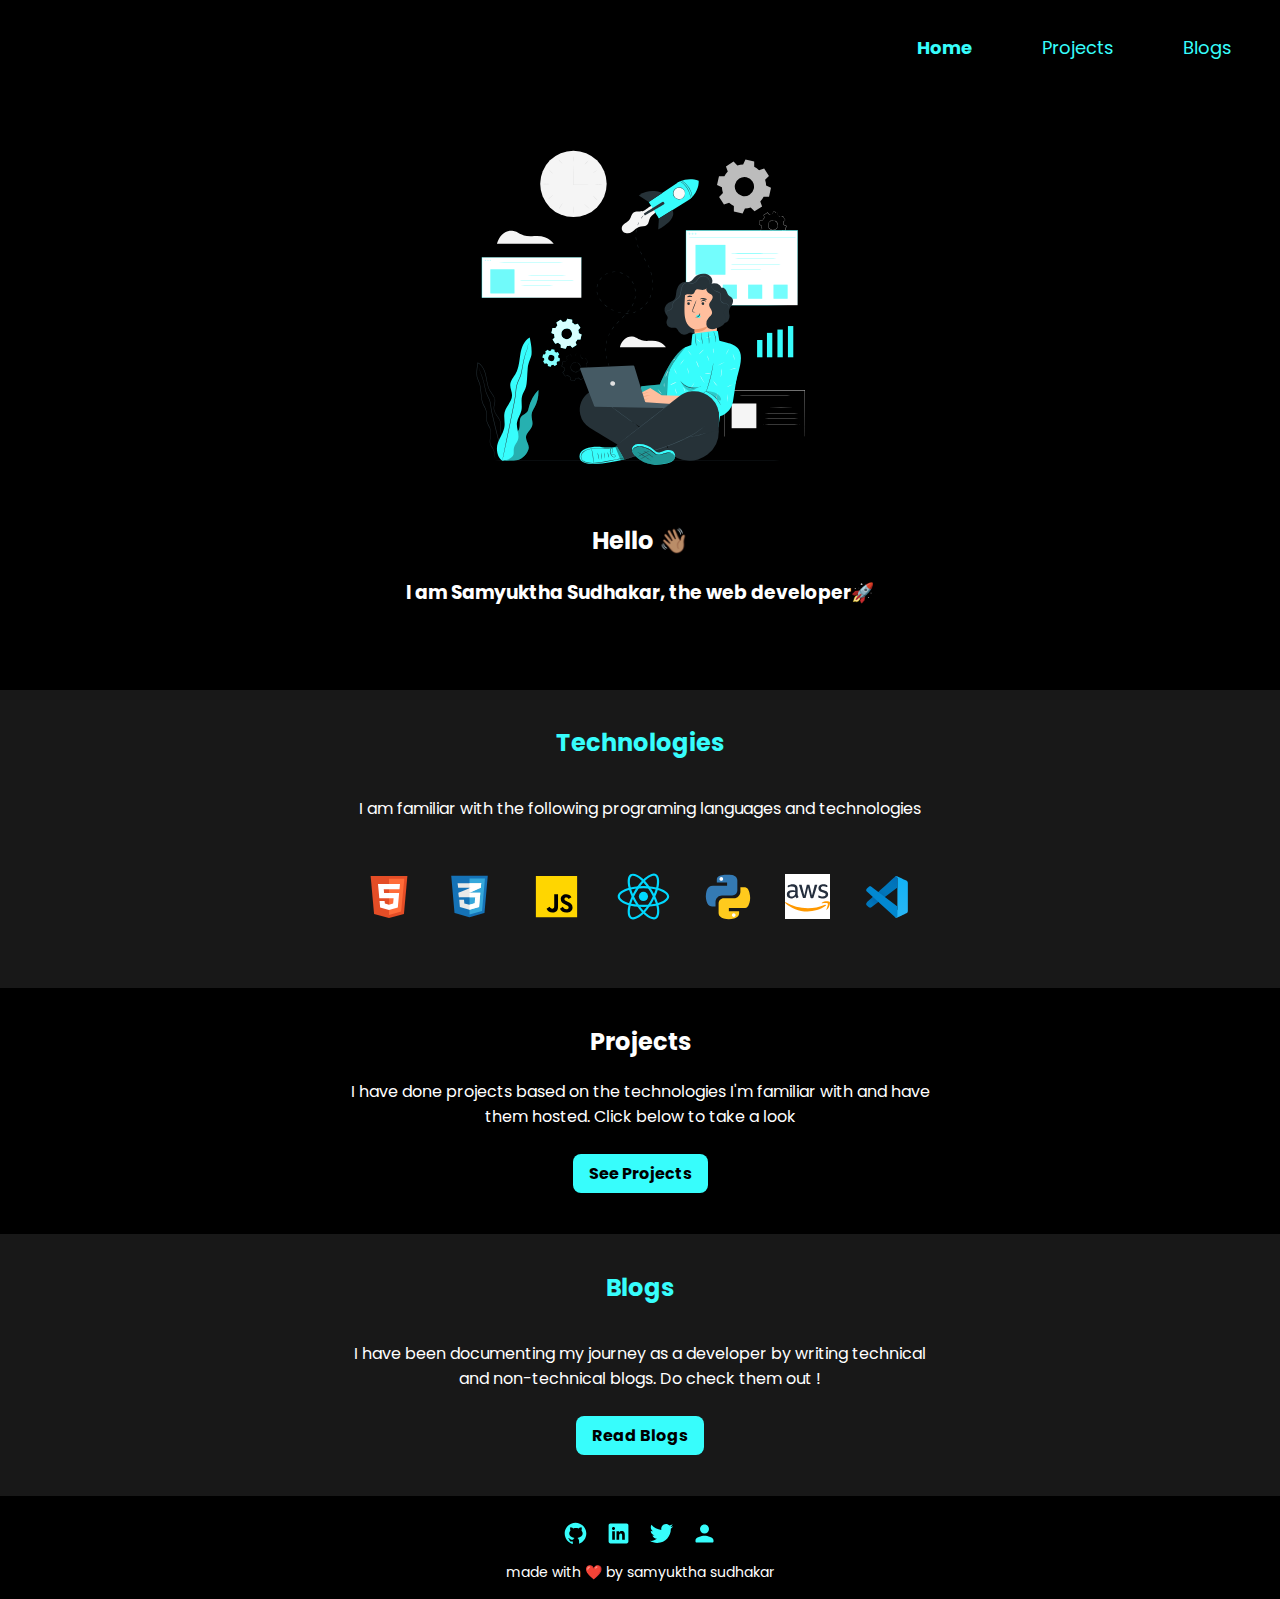
<file: index.html>
<!DOCTYPE html>
<html lang="en">
<head>
    <meta charset="UTF-8">
    <meta http-equiv="X-UA-Compatible" content="IE=edge">
    <meta name="viewport" content="width=device-width, initial-scale=1.0">
    <link rel="icon" href="images/astronaut.png" type="image/gif" sizes="20x20">
    <link rel="stylesheet" href="style.css">
    <title>home | samyuktha sudhakar</title>
</head>
<body>
    <div class="parent">
        <div>
            <nav>
                <div>
                    <input type="checkbox" id="click">
                    <label for="click" class="menu-button">
                    &#9776;
                    </label>
                    <ul class="list-non-bullet navpills">
                        <li class="list-inline-item "><a class="link active-link" href="index.html">Home</a></li>
                        <li class="list-inline-item "><a class="link" href="projects.html">Projects</a></li>
                        <li class="list-inline-item "><a class="link" href="blogs.html">Blogs</a></li>
                    </ul>
                </div>
            </nav>
        </div>
        
        
        <div class="intro">
            <img src='images/developer.svg'>
            <h2>Hello 👋🏽</h2>
            <h3>I am Samyuktha Sudhakar, the web developer🚀</h3>
        </div>

        <div class="color-container">
            <h2 class="colored-h2">Technologies</h2>
            <p style="margin-bottom: 2rem;">I am familiar with the following programing languages and technologies</p>
            <div class="tech-list">
                <img src="images/html.svg" style="margin:1rem" width="42" height="42"/>
                <img src="images/css.svg" style="margin:1rem" width="55" height="55"/>
                <img src="images/javascript.svg" style="margin:1rem" width="55" height="55" />
                <img src="images/react.svg" style="margin:1rem" width="55" height="55"/>
                <img src="images/python.svg" style="margin:1rem" width="50" height="50"/>
                <img src="images/aws.svg" style="margin:1rem" width="45" height="45" />
                <img src="images/vscode.svg" style="margin:1rem" width="50" height="50"/>
            </div>
        </div>

        <div class="projects">
            <h2 >Projects</h2>
            <p class="content-p">I have done projects based on the technologies I'm familiar with and have them hosted. Click below to take a look</p>
            <span><a class="tech-styling link-styling" href="projects.html">See Projects</a></span>
        </div>

        <div class="color-container">
            <h2 class="colored-h2">Blogs</h2>
            <p class="content-p">
                I have been documenting my journey as a developer by writing technical and non-technical blogs.
                Do check them out !
            </p>
            <span><a class="tech-styling link-styling" href="blogs.html">Read Blogs</a></span>
        </div>

        <div class="footer">
            <a href="https://github.com/samyukthasudhakar"><img src="images/github.svg"  class="footer_icon"></a>
            <a href="https://www.linkedin.com/in/samyukthasudhakar/"><img src="images/linkedin.svg" class="footer_icon"></a>
            <a href="https://twitter.com/samyuktha7300"><img src="images/twitter.svg"  class="footer_icon"></a>
            <a href="https://samyukthasudhakar.netlify.app/"><img src="images/person.svg"  class="footer_icon"></a>
        </div>
        <span class="footer-endline">made with ❤️ by samyuktha sudhakar</span>
    </div>
    
</body>
</html>
</file>
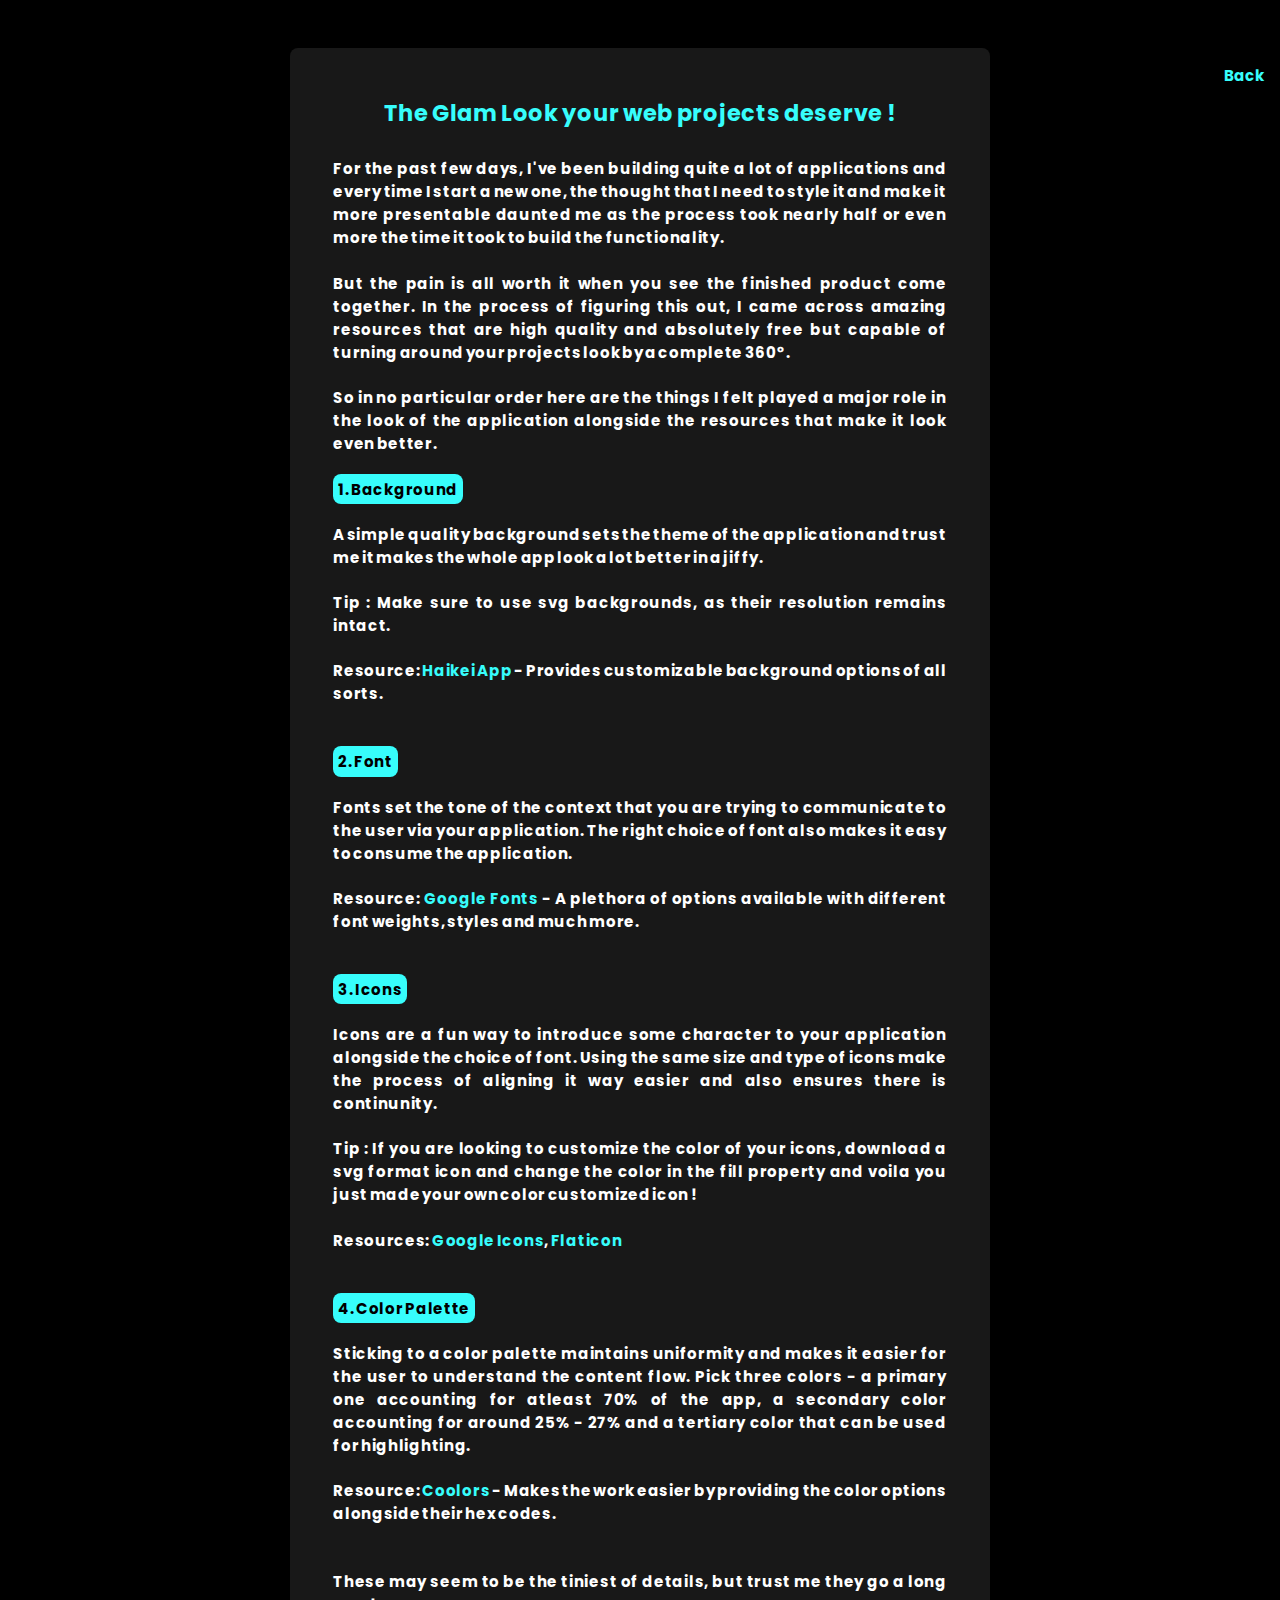
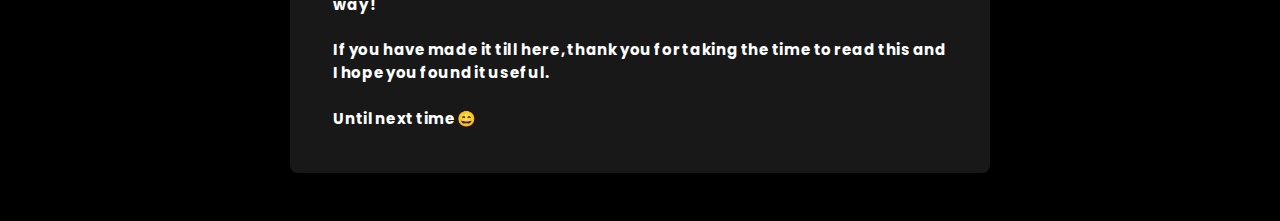
<file: blog1.html>
<!DOCTYPE html>
<html lang="en">
<head>
    <meta charset="UTF-8">
    <meta http-equiv="X-UA-Compatible" content="IE=edge">
    <meta name="viewport" content="width=device-width, initial-scale=1.0">
    <link rel="icon" href="images/open-book.png" type="image/gif" sizes="16x16">
    <link rel="stylesheet" href="bstyle.css">
    <title>Blog</title>
</head>
<body>
    <h4><a href="blogs.html">Back</a></h4>

    <div class="container">
        <h2>The Glam Look your web projects deserve !</h2> 

        <p>
            For the past few days, I've been building quite a lot of applications and every time I start a new one, the thought that I need to style it and make it more presentable daunted me as the process took nearly half or even more the time it took to build the functionality. 
        </p>
        <p>
            But the pain is all worth it when you see the finished product come together. In the process of figuring this out, I came across amazing resources that are high quality and absolutely free but capable of turning around your projects look by a complete 360°.
        </p>
        <p>
            So in no particular order here are the things I felt played a major role in the look of the application alongside the resources that make it look even better.
        </p>

        <p>
            <span>1. Background</span> 

            <p>
                A simple quality background sets the theme of the application and trust me it makes the whole app look a lot better in a jiffy. 
            </p>
            <p>
                Tip : Make sure to use svg backgrounds, as their resolution remains intact.
            </p>
            <p>
                Resource:

                <a href="https://app.haikei.app/">Haikei App</a> - Provides customizable background options of all sorts.

            </p>
            
        </p>
        
        <p>
            <span>2. Font</span>
        
            <p>
                Fonts set the tone of the context that you are trying to communicate to the user via your application. The right choice of font also makes it easy to consume the application.
            </p>
            
            <p>
                Resource:

                <a href="https://fonts.google.com/">Google Fonts</a> - A plethora of options available with different font weights, styles and much more. 
            </p>
        </p>
        
        <p>
            <span>3. Icons</span>
        
            <p>
                Icons are a fun way to introduce some character to your application alongside the choice of font. Using the same size and type of icons make the process of aligning it way easier and also ensures there is continunity.
            </p>
            <p>
                Tip : If you are looking to customize the color of your icons, download a svg format icon and change the color in the fill property and voila you just made your own color customized icon !
            </p>
            <p>
                Resources: 
                
                <a href="https://fonts.google.com/icons">Google Icons</a>, 
                <a href="https://www.flaticon.com/">Flaticon</a>
                
            </p>
        </p>
        
        <p>
            <span>4. Color Palette</span>
        
            <p>
                Sticking to a color palette maintains uniformity and makes it easier for the user to understand the content flow. Pick three colors - a primary one accounting for atleast 70% of the app, a secondary color accounting for around 25% - 27% and a tertiary color that can be used for highlighting.
            </p>
            <p>
                Resource:
                <a href="https://coolors.co/">Coolors</a> - Makes the work easier by providing the color options alongside their hex codes.
            </p>
        </p>
        <p>
            These may seem to be the tiniest of details, but trust me they go a long way !
        </p>
        <p>
            If you have made it till here, thank you for taking the time to read this and I hope you found it useful.
        </p>
        <p>
            Until next time 😄
        </p>
    </div>
</body>
</html>
</file>
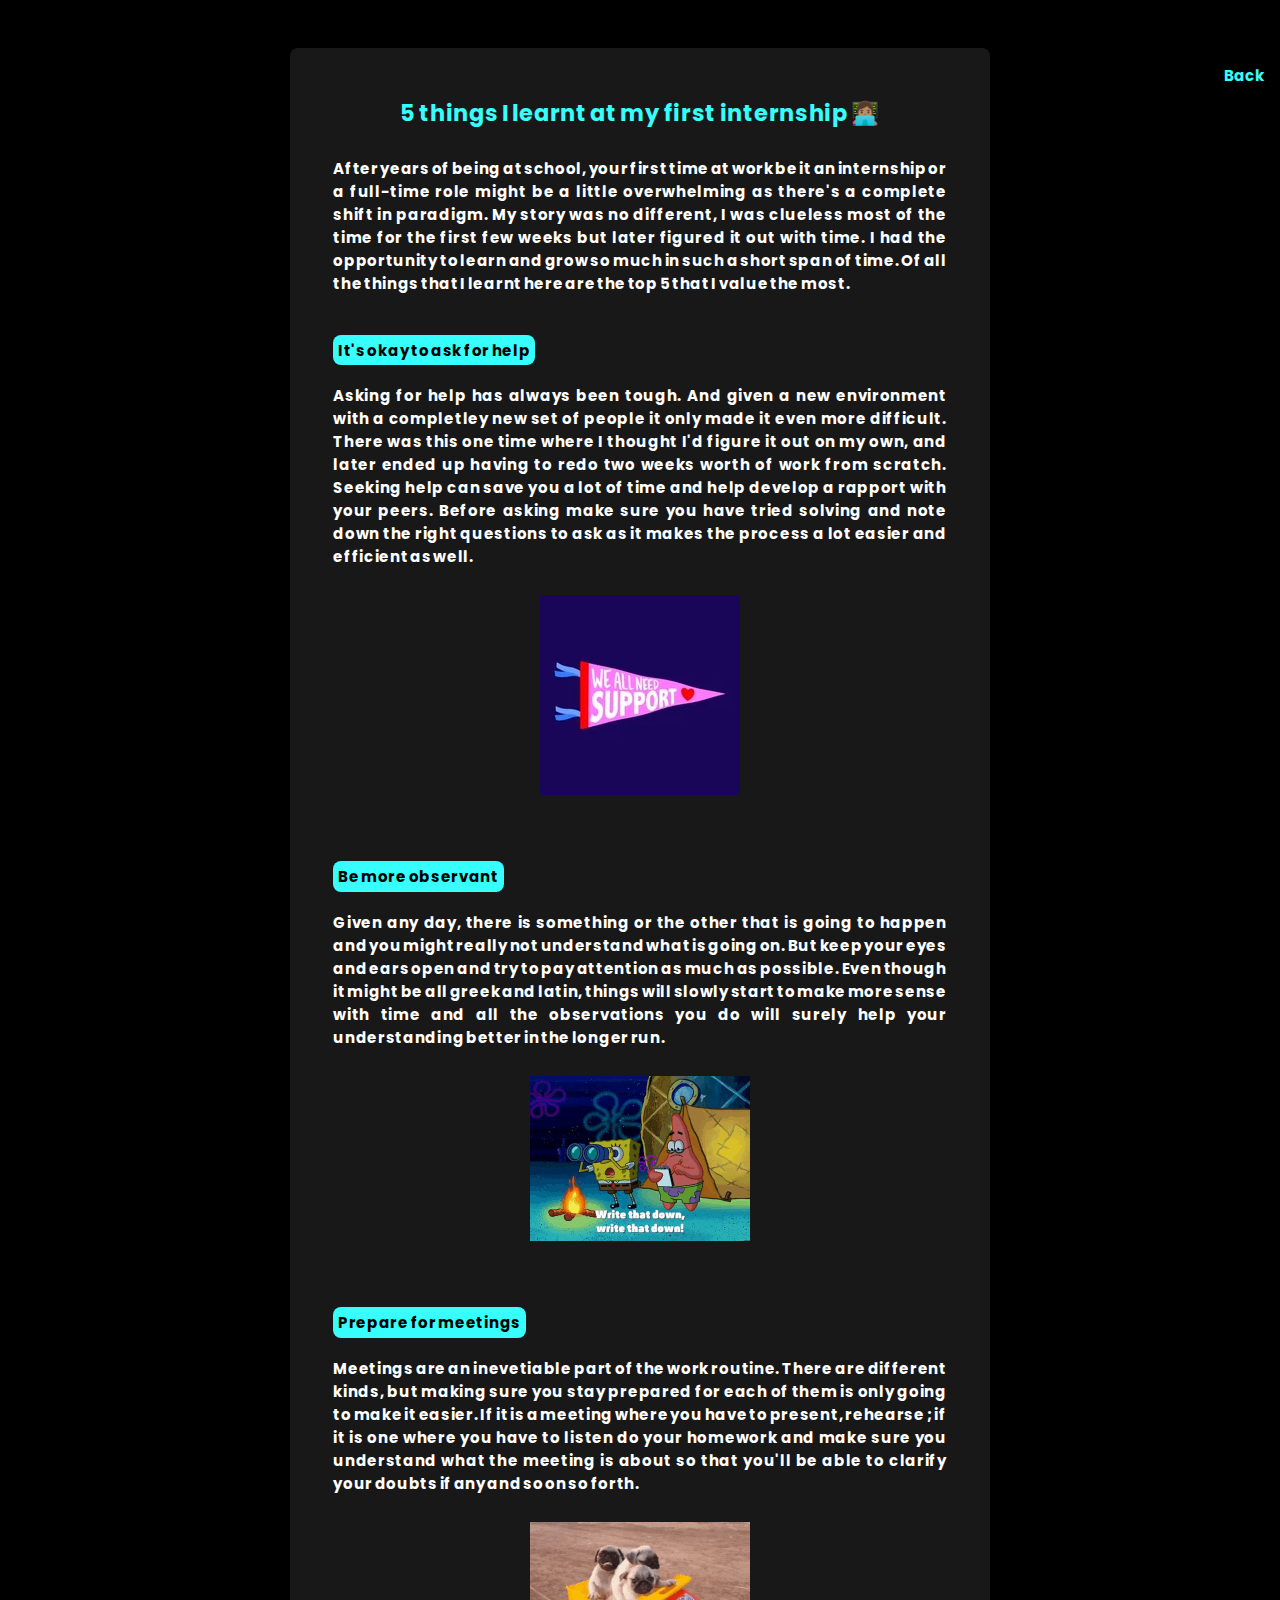
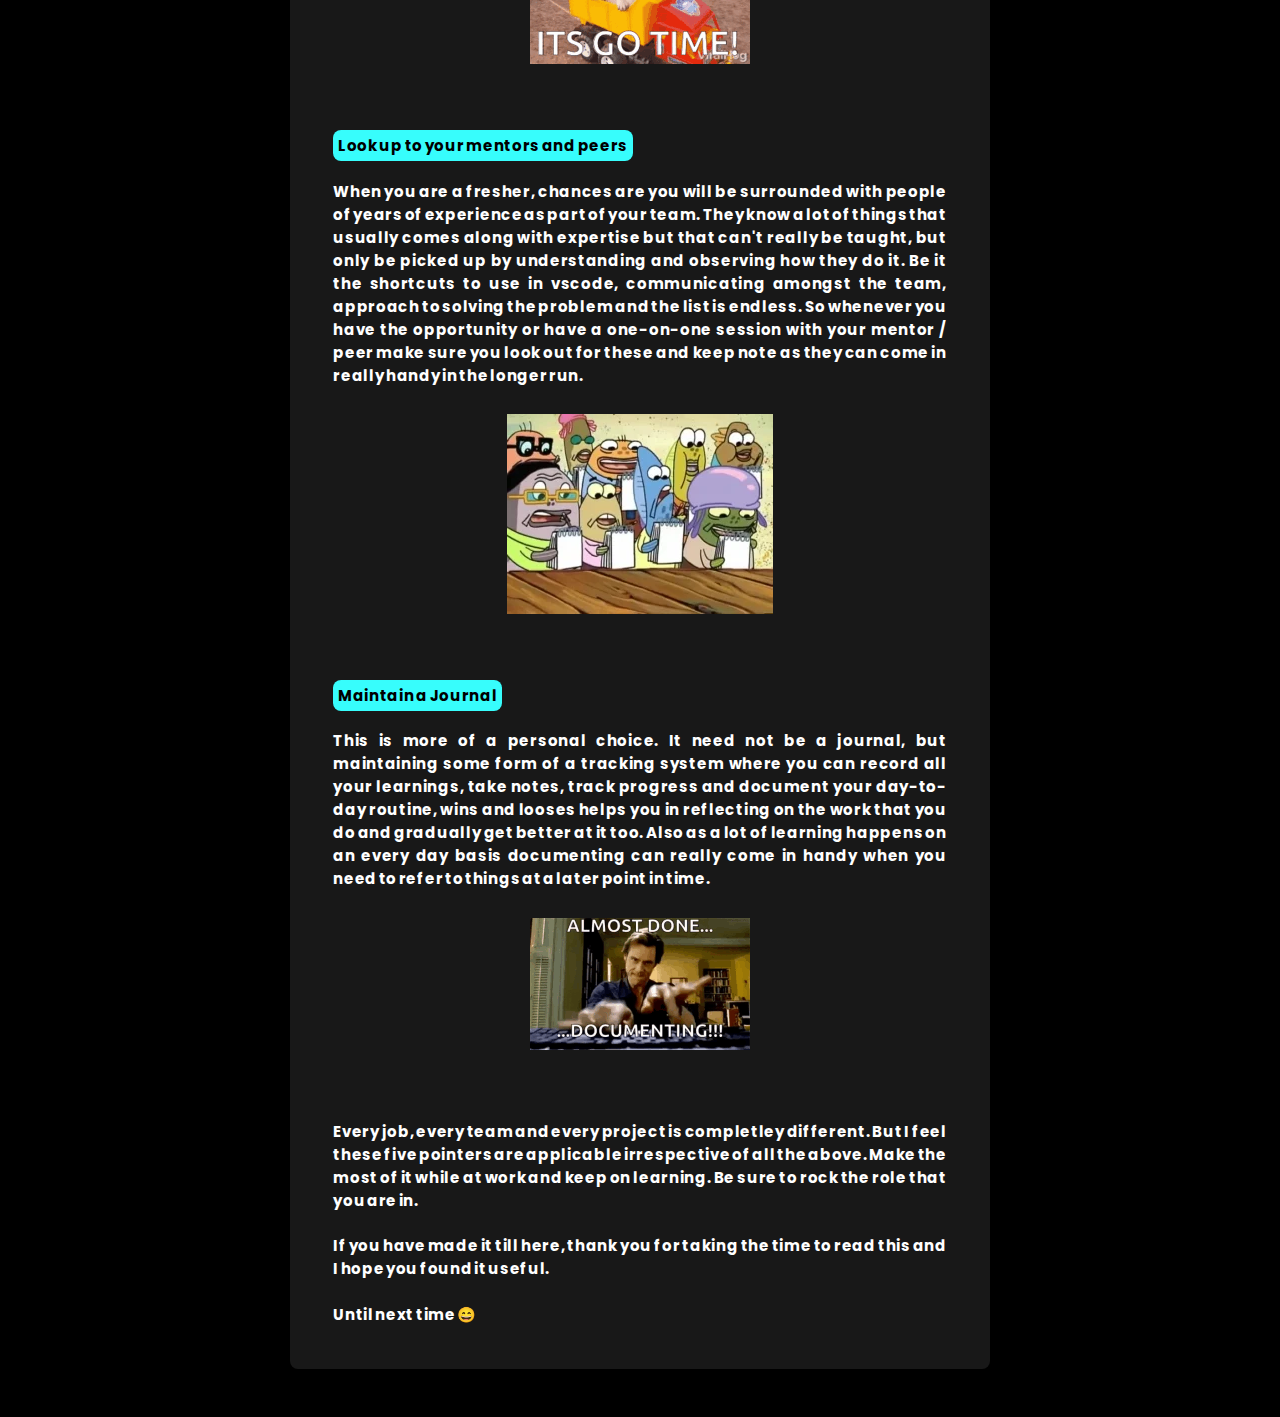
<file: blog2.html>
<!DOCTYPE html>
<html lang="en">
<head>
    <meta charset="UTF-8">
    <meta http-equiv="X-UA-Compatible" content="IE=edge">
    <meta name="viewport" content="width=device-width, initial-scale=1.0">
    <link rel="icon" href="images/open-book.png" type="image/gif" sizes="16x16">
    <link rel="stylesheet" href="bstyle.css">
    <title>Blog</title>
</head>
<body>
    <h4><a href="blogs.html">Back</a></h4>

    <div class="container">
        <h2>5 things I learnt at my first internship 👩🏽‍💻</h2> 

        <p>
            After years of being at school, your first time at work be it an internship or a full-time role might be a little overwhelming as there's a complete shift in paradigm. My story was no different, I was clueless most of the time for the first few weeks but later figured it out with time. I had the opportunity to learn and grow so much in such a short span of time. Of all the things that I learnt here are the top 5 that I value the most.
        </p>
        <p class="new-para">
            <span>It's okay to ask for help</span>
            <p>
                Asking for help has always been tough. And given a new environment with a completley new set of  people it only made it even more difficult. There was this one time where I thought I'd figure it out on my own, and later ended up having to redo two weeks worth of work from scratch. Seeking help can save you a lot of time and help develop a rapport with your peers. Before asking make sure you have tried solving and note down the right questions to ask as it makes the process a lot easier and efficient as well.
            </p>
            <img src="images/help.webp">
        </p>

        <p class="new-para">
            <span>Be more observant</span>
            <p>Given any day, there is something or the other that is going to happen and you might really not understand what is going on. But keep your eyes and ears open and try to pay attention as much as possible. Even though it might be all greek and latin, things will slowly start to make more sense with time and all the observations you do will surely help your understanding better in the longer run.
            </p>
            <img src="images/observe.gif">
        </p>

        <p class="new-para">
            <span>Prepare for meetings</span>
            <p>Meetings are an inevetiable part of the work routine. There are different kinds, but making sure you stay prepared for each of them is only going to make it easier. If it is a meeting where you have to present, rehearse ; if it is one where you have to listen do your homework and make sure you understand what the meeting is about so that you'll be able to clarify your doubts if any and so on so forth.</p>
            <img src="images/itsgotime.gif">
        </p>

        <p class="new-para">
            <span>Look up to your mentors and peers</span>
            <p>When you are a fresher, chances are you will be surrounded with people of years of experience as part of your team. They know a lot of things that usually comes along with expertise but that can't really be taught, but only be picked up by understanding and observing how they do it. Be it the shortcuts to use in vscode, communicating amongst the team, approach to solving the problem and the list is endless. So whenever you have the opportunity or have a one-on-one session with your mentor / peer make sure you look out for these and keep note as they can come in really handy in the longer run.</p>
            <img src="images/lookup.webp">
        </p>

        <p class="new-para">
            <span>Maintain a Journal</span>
            <p>This is more of a personal choice. It need not be a journal, but maintaining some form of a tracking system where you can record all your learnings, take notes, track progress and document your day-to-day routine, wins and looses helps you in reflecting on the work that you do and gradually get better at it too.  Also as a lot of learning happens on an every day basis documenting  can really come in handy when you need to refer to things at a later point in time.
            </p>
            <img src="images/documenting.gif">
        </p>

        <p class="new-para">
            Every job, every team and every project is completley different. But I feel these five pointers are applicable irrespective of all the above. Make the most of it while at work and keep on learning. Be sure to rock the role that you are in.  
        </p>
        <p>
            If you have made it till here, thank you for taking the time to read this and I hope you found it useful.
        </p>
        <p>
            Until next time 😄
        </p>
    </div>
</file>
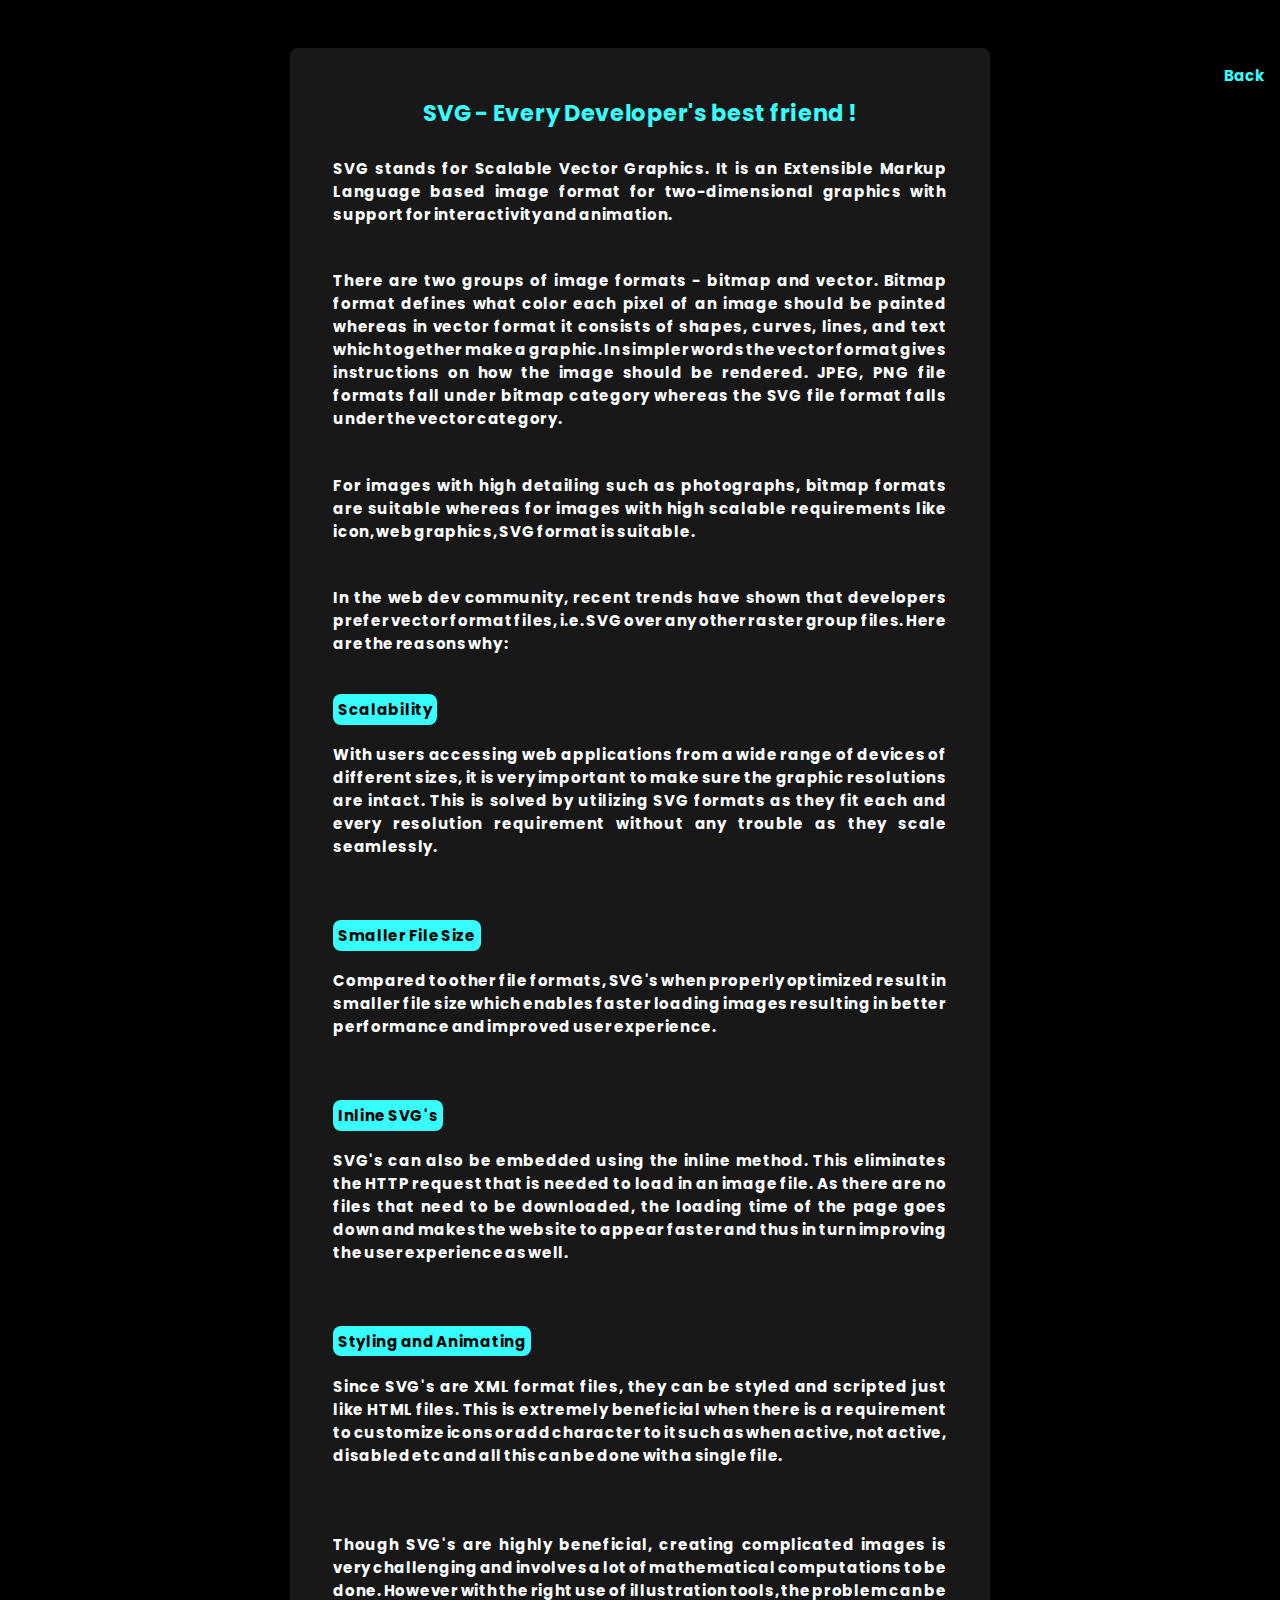
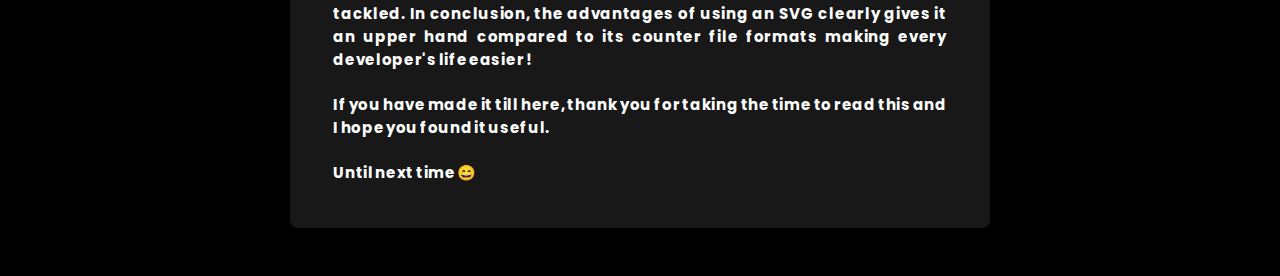
<file: blog3.html>
<!DOCTYPE html>
<html lang="en">
<head>
    <meta charset="UTF-8">
    <meta http-equiv="X-UA-Compatible" content="IE=edge">
    <meta name="viewport" content="width=device-width, initial-scale=1.0">
    <link rel="icon" href="images/open-book.png" type="image/gif" sizes="16x16">
    <link rel="stylesheet" href="bstyle.css">
    <title>Blog</title>
</head>
<body>
    <h4><a href="blogs.html">Back</a></h4>

    <div class="container">
        <h2>SVG - Every Developer's best friend !</h2> 

        <p>
            SVG stands for Scalable Vector Graphics. It is an Extensible Markup Language based image format for two-dimensional graphics with support for interactivity and animation.
        </p>
        <p class="new-para">
            There are two groups of image formats - bitmap and vector. Bitmap format defines what color each pixel of an image should be painted whereas in vector format it consists of shapes, curves, lines, and text which together make a graphic. In simpler words the vector format gives instructions on how the image should be rendered. JPEG, PNG file formats fall under bitmap category whereas the SVG file format falls under the vector category.
        </p>

        <p class="new-para">
            For images with high detailing such as photographs, bitmap formats are suitable whereas for images with high scalable requirements like icon, web graphics, SVG format is suitable.
        </p>

        <p class="new-para">
            In the web dev community, recent trends have shown that developers prefer vector format files, i.e. SVG over any other raster group files. Here are the reasons why : 
        </p>

        <p class="new-para">
            <span>Scalability</span>
            <p>
                With users accessing web applications from a wide range of devices of different sizes, it is very important to make sure the graphic resolutions are intact. This is solved by utilizing SVG formats as they fit each and every resolution requirement without any trouble as they scale seamlessly.
            </p>
        </p>

        <p class="new-para">
            <span>Smaller File Size</span>
            <p>
                Compared to other file formats, SVG's when properly optimized result in smaller file size which enables faster loading images resulting in better performance and improved user experience.
            </p>
            
        </p>

        <p class="new-para">
            <span>Inline SVG's</span>
            <p>
                SVG's can also be embedded using the inline method. This eliminates the HTTP request that is needed to load in an image file. As there are no files that need to be downloaded, the loading time of the page goes down and makes the website to appear faster and thus in turn improving the user experience as well.
            </p>
            
        </p>

        <p class="new-para">
            <span>Styling and Animating</span>
            <p>
                Since SVG's are XML format files, they can be styled and scripted just like HTML files. This is extremely beneficial when there is a requirement to customize icons or add character to it such as when active, not active, disabled etc and all this can be done with a single file.

            </p>
            
        </p>

        <p class="new-para">
            Though SVG's are highly beneficial, creating complicated images is very challenging and involves a lot of mathematical computations to be done. However with the right use of illustration tools, the problem can be tackled.

            In conclusion, the advantages of using an SVG clearly gives it an upper hand compared to its counter file formats making every  developer's life easier !
        </p>
        <p>
            If you have made it till here, thank you for taking the time to read this and I hope you found it useful.
        </p>
        <p>
            Until next time 😄
        </p>
    </div>
</file>
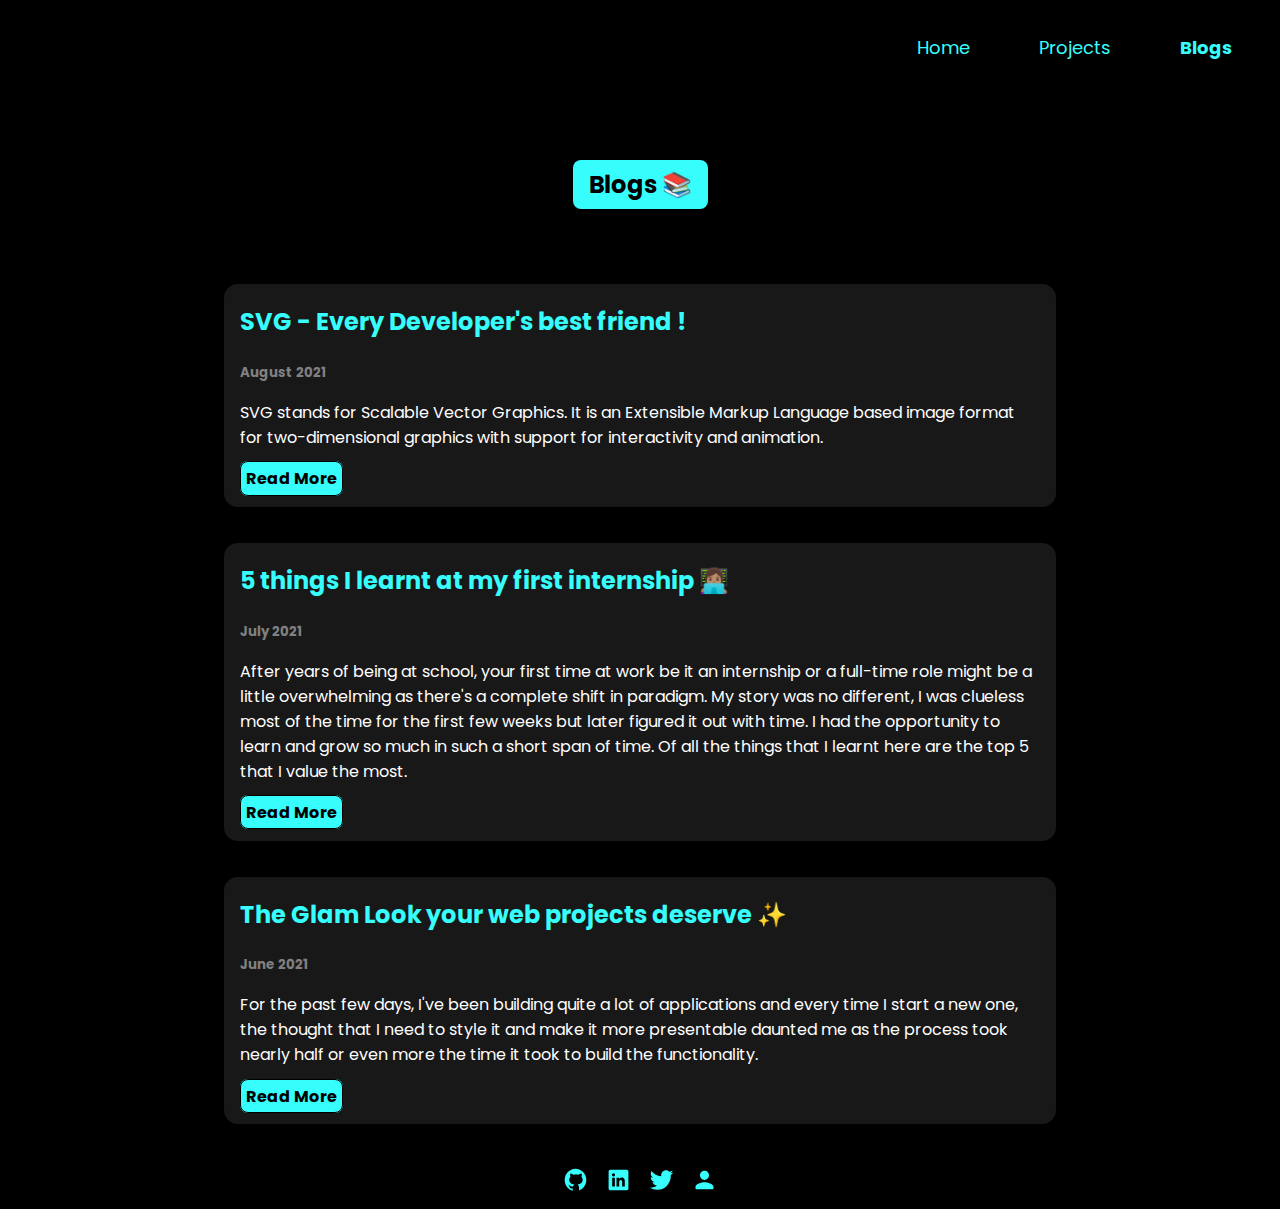
<file: blogs.html>
<!DOCTYPE html>
<html lang="en">
<head>
    <meta charset="UTF-8">
    <meta http-equiv="X-UA-Compatible" content="IE=edge">
    <meta name="viewport" content="width=device-width, initial-scale=1.0">
    <link rel="icon" href="images/open-book.png" type="image/gif" sizes="16x16">
    <link rel="stylesheet" href="style.css">
    <title>Blogs</title>
</head>
<body>
    <div>
        <nav>
            <div>
                <input type="checkbox" id="click">
                <label for="click" class="menu-button">
                &#9776;
                </label>
                <ul class="list-non-bullet navpills">
                    <li class="list-inline-item "><a class="link" href="index.html">Home</a></li>
                    <li class="list-inline-item "><a class="link" href="projects.html">Projects</a></li>
                    <li class="list-inline-item "><a class="link active-link" href="blogs.html">Blogs</a></li>
                </ul>
            </div>
        </nav>
    </div>
    
    <header>
        <h2 class="tech-styling">Blogs 📚 </h2>
    </header>
    <div class="blog-container">
        <div class="blog-card">
            <h2 class="blog-heading">SVG - Every Developer's best friend !</h2>
            <small class="blog-date">August 2021</small>
            <p class="blog-content">
                SVG stands for Scalable Vector Graphics. It is an Extensible Markup Language based image format for two-dimensional graphics with support for interactivity and animation.
            </p>
            <a class="blog-link" href="blog3.html">Read More</a>
            
        </div>
        <div class="blog-card">
            <h2 class="blog-heading">5 things I learnt at my first internship 👩🏽‍💻
            </h2>
            <small class="blog-date">July 2021</small>
            <p class="blog-content">After years of being at school, your first time at work be it an internship or a full-time role might be a little overwhelming as there's a complete shift in paradigm. My story was no different, I was clueless most of the time for the first few weeks but later figured it out with time. I had the opportunity to learn and grow so much in such a short span of time. Of all the things that I learnt here are the top 5 that I value the most.
            </p>
            <a class="blog-link" href="blog2.html">Read More</a>
        </div>
        <div class="blog-card">
            <h2 class="blog-heading">The Glam Look your web projects deserve ✨</h2>
            <small class="blog-date">June 2021</small>
            <p class="blog-content">
            For the past few days, I've been building quite a lot of applications and every time I start a new one, the thought that I need to style it and make it more presentable daunted me as the process took nearly half or even more the time it took to build the functionality. </p>
            <a class="blog-link" href="blog1.html">Read More</a>
        </div>
    </div>
    
    <div class="footer">
        <a href="https://github.com/samyukthasudhakar"><img src="images/github.svg"  class="footer_icon"></a>
        <a href="https://www.linkedin.com/in/samyukthasudhakar/"><img src="images/linkedin.svg" class="footer_icon"></a>
        <a href="https://twitter.com/samyuktha7300"><img src="images/twitter.svg"  class="footer_icon"></a>
        <a href="https://samyukthasudhakar.netlify.app/"><img src="images/person.svg"  class="footer_icon"></a>
    </div>
</body>
</html>
</file>
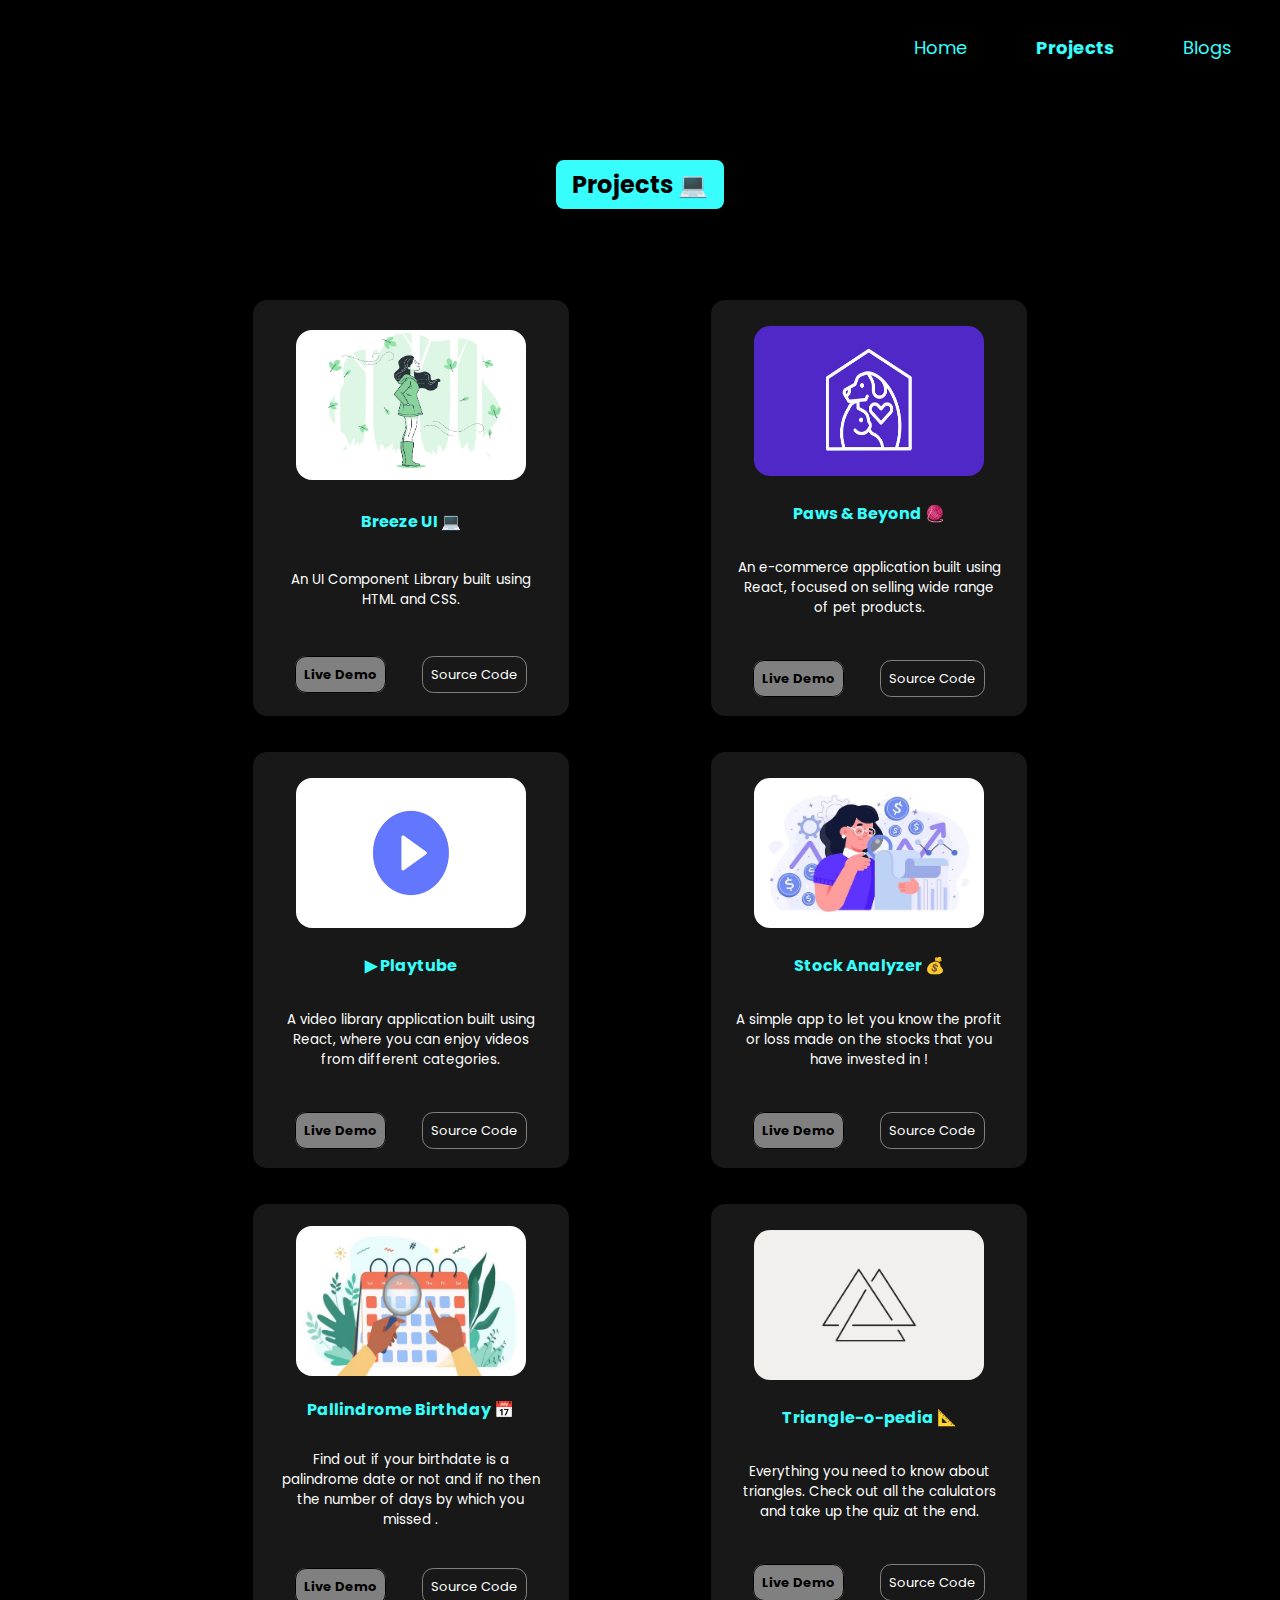
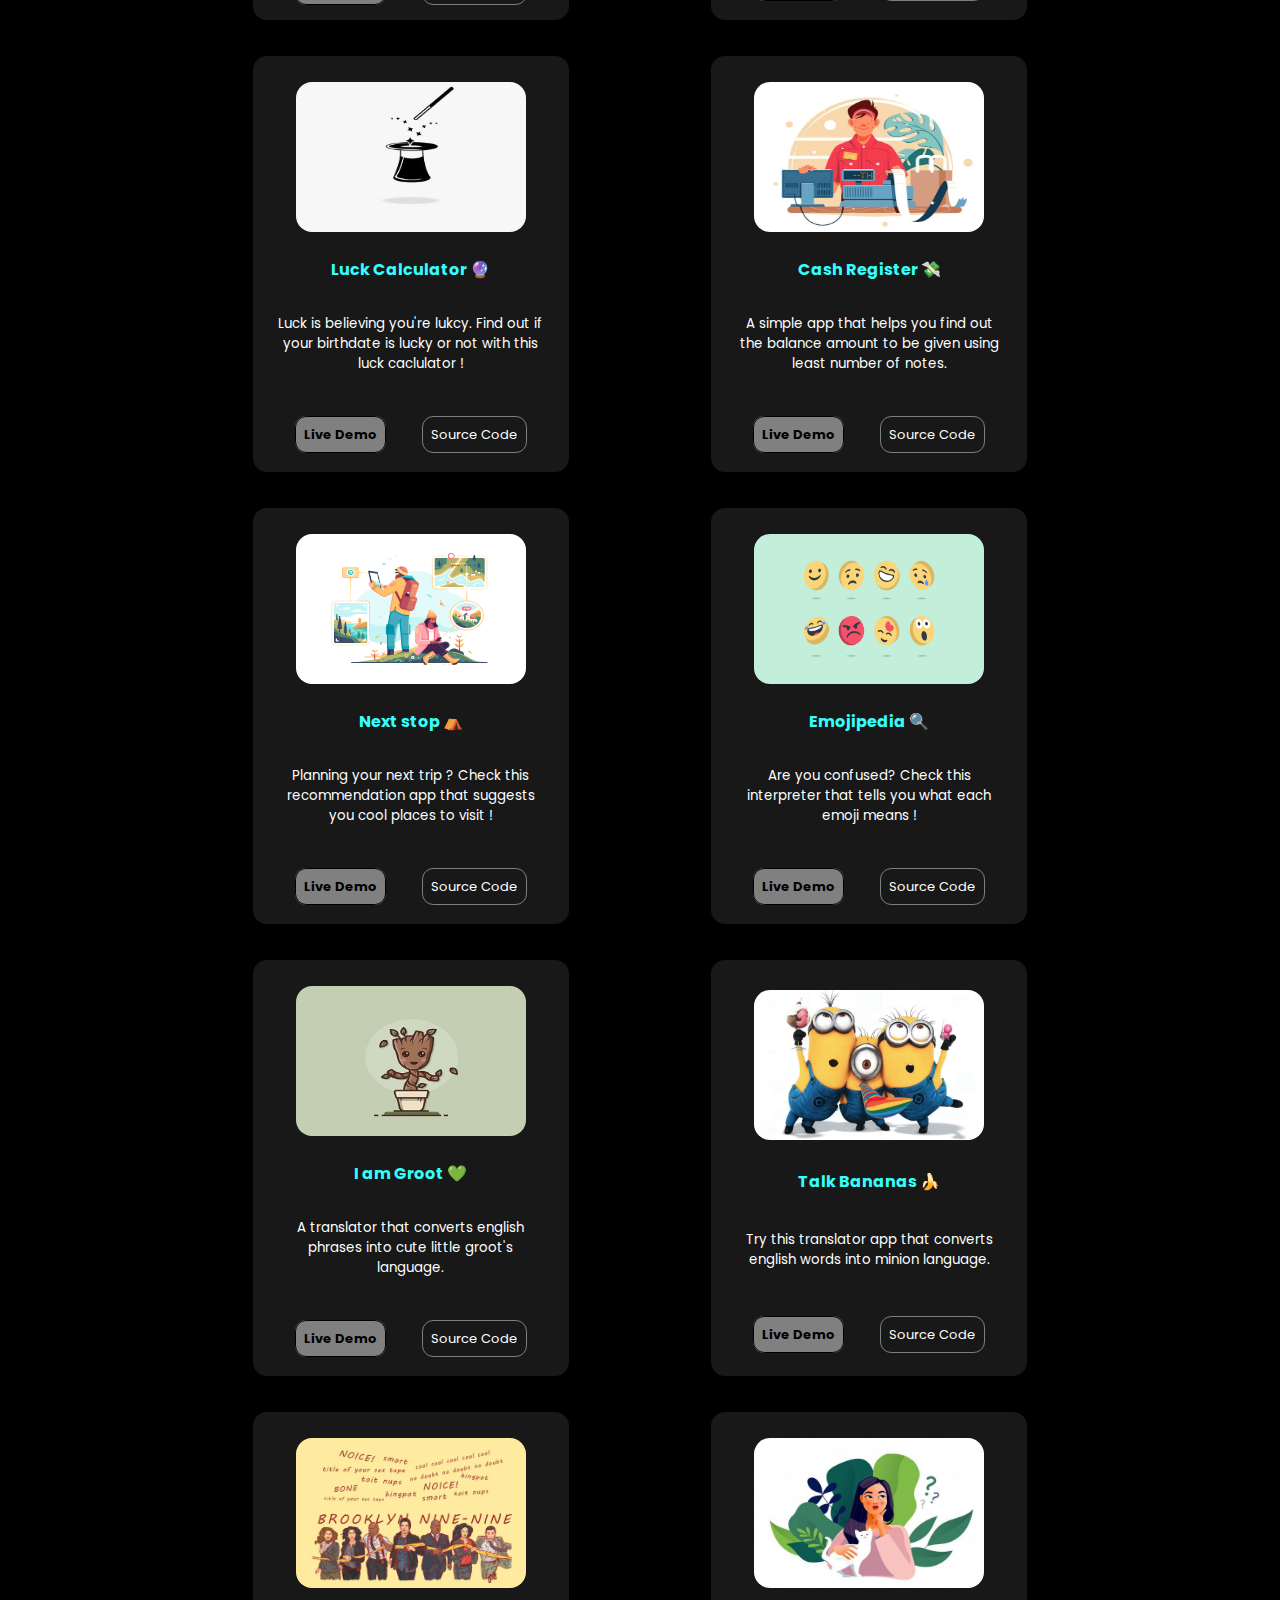
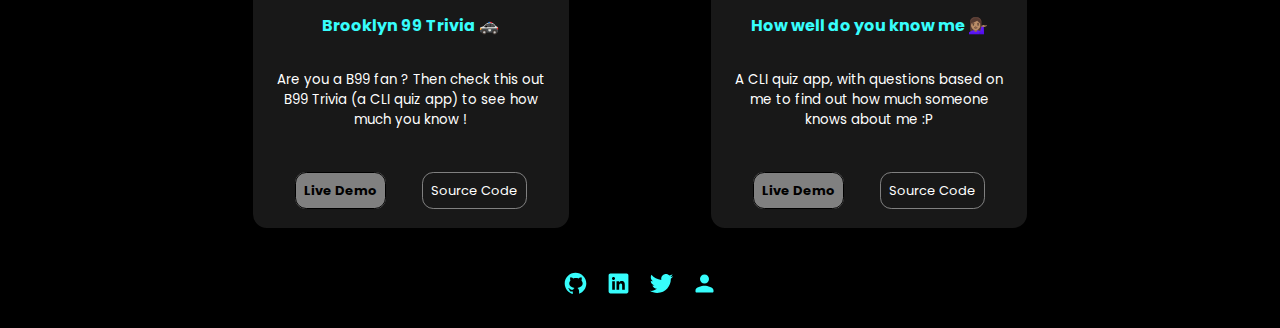
<file: projects.html>
<!DOCTYPE html>
<html lang="en">
<head>
    <meta charset="UTF-8">
    <meta http-equiv="X-UA-Compatible" content="IE=edge">
    <meta name="viewport" content="width=device-width, initial-scale=1.0">
    <link rel="icon" href="images/project.png" type="image/gif" sizes="16x16">
    <link rel="stylesheet" href="style.css">
    <title>Projects</title>
</head>
<body>
    <div>
        <nav>
            <div>
                <input type="checkbox" id="click">
                <label for="click" class="menu-button">
                &#9776;
                </label>
                <ul class="list-non-bullet navpills">
                    <li class="list-inline-item "><a class="link" href="index.html">Home</a></li>
                    <li class="list-inline-item "><a class="link active-link" href="projects.html">Projects</a></li>
                    <li class="list-inline-item "><a class="link" href="blogs.html">Blogs</a></li>
                </ul>
            </div>
        </nav>
    </div>

    <header><h2 class="tech-styling">Projects 💻</h2></header>

    <div class="project-cards">
        <div class="card">
            <div >
                <img class="card-image" src="images/breezeUI.PNG" alt="image of card 11"/>
            </div>
            <div class="card-heading">
                <p>Breeze UI 💻</p>
            </div>
            <div class="card-content">
                <p>An UI Component Library built using HTML and CSS.</p>
            </div>
            <div>
                <a class="card-link" href="https://breezeui.netlify.app/">Live Demo</a>
                <a class="secondary-card-link" href="https://github.com/samyukthasudhakar/BreezeUI">Source Code</a>
            </div>
        </div>
        <div class="card">
            <div >
                <img class="card-image" src="images/paws-and-beyond.png" alt="image of card 11"/>
            </div>
            <div class="card-heading">
                <p>Paws & Beyond 🧶</p>
            </div>
            <div class="card-content">
                <p>An e-commerce application built using React, focused on selling wide range of pet products.</p>
            </div>
            <div>
                <a class="card-link" href="https://paws-n-beyond.netlify.app/">Live Demo</a>
                <a class="secondary-card-link" href="https://github.com/samyukthasudhakar/paws-and-beyond-Ecommerce">Source Code</a>
            </div>
        </div>
        <div class="card">
            <div >
                <img class="card-image" src="images/playtube.png" alt="image of card 11"/>
            </div>
            <div class="card-heading">
                <p>▶ Playtube</p>
            </div>
            <div class="card-content">
                <p>A video library application built using React, where you can enjoy videos from different categories.</p>
            </div>
            <div>
                <a class="card-link" href="https://play-tube.netlify.app/">Live Demo</a>
                <a class="secondary-card-link" href="https://github.com/samyukthasudhakar/PlayTube-Video-Library">Source Code</a>
            </div>
        </div>
        <div class="card">
            <div >
                <img class="card-image" src="images/stock.jpg" alt="image of card 11"/>
            </div>
            <div class="card-heading">
                <p>Stock Analyzer 💰</p>
            </div>
            <div class="card-content">
                <p>A simple app to let you know the profit or loss made on the stocks that you have invested in !</p>
            </div>
            <div>
                <a class="card-link" href="https://stockprofitestimator.netlify.app/">Live Demo</a>
                <a class="secondary-card-link" href="https://github.com/samyukthasudhakar/profit-or-loss">Source Code</a>
            </div>
        </div>
        <div class="card">
            <div >
                <img class="card-image" src="images/calendar-1.jpg" alt="image of card 10"/>
            </div>
            <div class="card-heading">
                <p>Pallindrome Birthday 📅</p>
            </div>
            <div class="card-content">
                <p>Find out if your birthdate is a palindrome date or not and if no then the number of days by which you missed . </p>
            </div>
            <div>
                <a class="card-link" href="https://palindrome-or-not.netlify.app/">Live Demo</a>
                <a class="secondary-card-link" href="https://github.com/samyukthasudhakar/palindrome-birthday">Source Code</a>
            </div>
        </div>
        <div class="card">
            <div >
                <img class="card-image" src="images/triangle-1.jpg" alt="image of card 9"/>
            </div>
            <div class="card-heading">
                <p>Triangle-o-pedia 📐</p>
            </div>
            <div class="card-content">
                <p>Everything you need to know about triangles. Check out all the calulators and take up the quiz at the end.</p>
            </div>
            <div>
                <a class="card-link" href="https://triangleopedia.netlify.app/">Live Demo</a>
                <a class="secondary-card-link" href="https://github.com/samyukthasudhakar/all-about-triangles">Source Code</a>
            </div>
        </div>
        <div class="card">
            <div>
                <img class="card-image" src="images/wand.jpg" alt="image of card 8"/>
            </div>
            <div class="card-heading">
                <p>Luck Calculator 🔮</p>
            </div>
            <div class="card-content">
                <p>Luck is believing you're lukcy. Find out if your birthdate is lucky or not with this luck caclulator ! </p>
            </div>
            <div>
                <a class="card-link" href="https://luckcalculator.netlify.app/">Live Demo</a>
                <a class="secondary-card-link" href="https://github.com/samyukthasudhakar/is-your-birthday-lucky">Source Code</a>
            </div>
        </div>
        <div class="card">
            <div> 
                <img class="card-image" src="images/cashregister.jpg" alt="image of card 7"/>
            </div>
            <div class="card-heading">
                <p>Cash Register 💸</p>
            </div>
            <div class="card-content">
                <p>A simple app that helps you find out the balance amount to be given using least number of notes.</p>
            </div>
            <div>
                <a class="card-link" href="https://billbalance.netlify.app/">Live Demo</a>
                <a class="secondary-card-link" href="https://github.com/samyukthasudhakar/cash-register">Source Code</a>
            </div>
        </div>
        <div class="card">
            <div >
                <img class="card-image" src="images/travel.png" alt="image of card 6"/>
            </div>
            <div class="card-heading">
                <p>Next stop ⛺</p>
            </div>
            <div class="card-content">
                <p>Planning your next trip ? Check this recommendation app that suggests you cool places to visit !</p>
            </div>
            <div>
                <a class="card-link" href="https://nhdof.csb.app/">Live Demo</a>
                <a class="secondary-card-link" href="https://github.com/samyukthasudhakar/next-stop">Source Code</a>
            </div>
        </div>
        <div class="card">
            <div>
                <img class="card-image" src="images/emojipedia.png" alt="image of card 5"/>
            </div>
            <div class="card-heading">
                <p>Emojipedia 🔍</p>
            </div>
            <div class="card-content">
                <p>Are you confused? Check this interpreter that tells you what each emoji means !</p>
            </div>
            <div>
                <a class="card-link" href="https://6poki.csb.app/">Live Demo</a>
                <a class="secondary-card-link" href="https://github.com/samyukthasudhakar/emojipedia">Source Code</a>
            </div>
        </div>
        <div class="card">
            <div> 
                <img class="card-image" src="images/groot.jpg" alt="image of card 4"/>
            </div>
            <div class="card-heading">
                <p>I am Groot 💚</p>
            </div>
            <div class="card-content">
                <p>A translator that converts english phrases into cute little groot's language.
                </p>
            </div>
            <div>
                <a class="card-link" href="https://i-am-groooot.netlify.app/">Live Demo</a>
                <a class="secondary-card-link" href="https://github.com/samyukthasudhakar/speak-like-groot">Source Code</a>
            </div>
        </div>

        <div class="card">
            <div >
                <img class="card-image" src="images/minion.jpg" alt="image of card 3"/>
            </div>
            <div class="card-heading">
                <p>Talk Bananas 🍌</p>
            </div>
            <div class="card-content">
                <p>Try this translator app that converts english words into minion language.</p>
            </div>
            <div>
                <a class="card-link" href="https://minions-lingo.netlify.app/">Live Demo</a>
                <a class="secondary-card-link" href="https://github.com/samyukthasudhakar/speak-like-a-minion">Source Code</a>
            </div>
        </div>

        <div class="card">
            <div>
                <img class="card-image" src="images/b99.jpg" alt="image of card 2"/>
            </div>
            <div class="card-heading">
                <p>Brooklyn 99 Trivia 🚓</p>
            </div>
            <div class="card-content">
                <p>Are you a B99 fan ? Then check this out B99 Trivia (a CLI quiz app) to see how much you know !</p>
            </div>
            <div>
                <a class="card-link" href="https://replit.com/@sam7300/brooklyn99trivia?embed=1&output=1">Live Demo</a>
                <a class="secondary-card-link" href="https://github.com/samyukthasudhakar/Brooklyn-99-trivia">Source Code</a>
            </div>
        </div>

        <div class="card">
            <div >
                <img class="card-image" src="images/me.jpg" alt="image of card 1"/>
            </div>
            <div class="card-heading">
                <p>How well do you know me 💁🏽‍♀️</p>
            </div>
            <div class="card-content">
                <p>A CLI quiz app, with questions based on me to find out how much someone knows about me :P</p>
            </div>
            <div>
                <a class="card-link" href="https://replit.com/@sam7300/how-well-do-you-know-me?embed=1&output=1#index.js">Live Demo</a>
                <a class="secondary-card-link" href="https://github.com/samyukthasudhakar/How-well-do-you-know-me">Source Code</a>
            </div>
        </div>
        <div class="footer">
            <a href="https://github.com/samyukthasudhakar"><img src="images/github.svg"  class="footer_icon"></a>
            <a href="https://www.linkedin.com/in/samyukthasudhakar/"><img src="images/linkedin.svg" class="footer_icon"></a>
            <a href="https://twitter.com/samyuktha7300"><img src="images/twitter.svg"  class="footer_icon"></a>
            <a href="https://samyukthasudhakar.netlify.app/"><img src="images/person.svg"  class="footer_icon"></a>
        </div>
    </div>
</body>
</html>
</file>
<file: style.css>
@import url('https://fonts.googleapis.com/css2?family=Poppins:wght@200&display=swap');

:root{
    --primary-color:#000000;
    --full-white:#ffffff;
    --blue-color:#37FDFC;
    --grey-color:#181818;
    --dull-blue:#2ab8b8;
}

header{
    padding-top:2rem;
    padding-bottom : 4rem;
    margin-top:3rem;
}

body{
    font-family: 'Poppins', sans-serif;
    background-color: var(--primary-color);
    color: var(--full-white);
    text-align: center;
    justify-content: center;
    margin:0;
    padding:0;
    box-sizing:border-box;
}

.content-p{
    max-width:600px;
    margin:auto;
    padding-bottom: 2rem;
}
.colored-h2{
    color:var(--blue-color);
    padding-bottom: 1rem;
}

.color-container{
    background-color:var(--grey-color);
    padding:1rem 0rem 3rem 0rem;
    text-align:center;
    width:100%;
}

.projects{
    padding:1rem 0 3rem 0;
    max-width:600px;
    margin:auto;
}

.parent{
    display:flex;
    flex-direction: column;
    justify-content: center;
    text-align:center;
}

nav{
    margin:0.5rem;
    margin-bottom: 0;
    padding:0.5rem;
    font-size: large;
}

nav label{
    color:var(--blue-color);
    cursor: pointer;
    display:none;
}
.nav-pills{
    text-align:right;
}

#click{
    display:none;
}

@media (max-width:940px){
    
    nav .menu-button {
        display:block;
        font-size:30px;
        float:right;
    }

    nav ul{
        position:fixed;
        top:70px;
        left:-115%;
        background:var(--primary-color);
        width:100%;
        display:block;
        text-align:center;
        transition: all 0.3s ease;

    }
    
    #click:checked ~ ul{
        left:-10%;
        height:100%; 
    }
    nav ul li{
        margin:40px 0;
        
    }
    nav ul li a{
        font-size:20px;
        display:block;
        text-align: center;
    }
    .intro img{
        min-width:80%;
        height:60vh;
    }
    .intro h3{
        margin:auto;
        text-align: center;
        max-width:16rem;
    }
}
 

.intro{
    padding:2rem 0 4rem 0;
}

.intro img{
    display:block;
    max-width: 30%;
    margin:auto;
}

/* technology div */
.tech-list{
    display:flex;
    flex-wrap: wrap;
    flex-direction: row;
    justify-content: center;
    align-items: center;
    margin:auto;
    width:50%;
}

.tech-pills{
    max-height: 2rem;
    width:5rem;
    border-radius:0.2rem;
    font-weight:bold;
    color: white;
    display: inline;
    padding:0.2rem;
    margin:0.3rem;
}
.html-pill{
    background:orange;
}
.css-pill{
    background:blue;
}
.js-pill{
    background: yellow;
    color:black;
}
.python-pill{
    background:green;
}
.github-pill{
    background: purple;
}

.link{
    color:var(--blue-color);
    padding: 2rem;
    text-decoration: none;
}

.list-non-bullet{
    list-style:none;
}

.navpills{
    text-align:right;
}

.active-link{
    font-weight: bolder;
}

.list-inline-item{
    color:var(--blue-color);
    display:inline;
    text-align:right;
}

.index{
    display:flex;
    flex-wrap: wrap;
    flex-direction: column;
    align-items: center;
    justify-content: center;
}

.diff-color{
    background-color:var(--blue-color);
}

.tech-styling{
    padding:0.5rem 1rem;
    box-sizing: border-box;
    background-color: var(--blue-color);
    font-weight: bold;
    border-radius: 0.5rem;
    display: inline;
    margin:0rem 1rem;
    color:var(--primary-color);
}

.link-styling{
    text-decoration :none;
    color:var(--primary-color);
}


/**projects.html styling**/

.project-cards{
    width:80%;
    height:100%;
    margin:1rem auto;
    display:flex;
    flex-wrap: wrap;
    flex-direction: row;
    justify-content: space-evenly;
}

.card{
    display:flex;
    flex-direction: column;
    align-items: center;
    justify-content: space-evenly;
    border : solid 2px black;
    color:white;
    background-color: var(--grey-color);
    border-radius: 1rem;
    width:300px;
    height:400px;
    margin:1rem;
    padding:0.5rem;
}

.card-image{
    width:230px;
    height:150px;
    border-radius: 1rem;
    margin:auto;
}

.card-heading{
    margin:0;
    font-weight: bold;
    color:var(--blue-color);
}
.card-heading p{
    margin:0;
} 
.card-content{
    margin-bottom: 1rem;
    padding:0 1rem;
    font-size: smaller;
}

.card-link{
    text-decoration: none;
    color:black;
    font-weight:bold;
    font-size: small;
    border:solid 1px black;
    margin:1rem;
    padding:0.5rem;
    border-radius: 0.7rem;
    background-color: grey;
    box-sizing: border-box;
}
.secondary-card-link{
    text-decoration: none;
    color:white;
    font-size: small;
    border:solid 1.5px grey;
    margin:1rem;
    padding:0.5rem;
    border-radius: 0.7rem;
    box-sizing: border-box;
}
 @media (max-width:940px){
    .project-cards{
        width:100%
    }
    .card{
        font-size: large;
        margin:1rem;
        padding:0.5rem;
    }
}

/*blog.html styling*/
.blog-container{
    display: flex;
    flex-direction: column;
    align-items: center;
    justify-content: space-evenly;
    width:80%;
    margin: auto;
}
.blog-cards{
    
    display:block;
    list-style: none;
    align-items: center;
}

.blog-card{
    display:inline-block;
    border: 2px solid black;
    border-radius:1rem;
    max-width: 800px;
    background-color: var(--grey-color);
    color:black;
    margin:1rem auto;
    text-align: start;
    padding:0rem 1rem 1rem 1rem;
}

.blog-heading{
    color:var(--blue-color);
}

.blog-date{
    color:grey;
    font-weight:bold;
}

.blog-content{
    display: block;
    color:var(--full-white);
}

.blog-link{
    text-decoration: none;
    color: black;
    background-color: var(--blue-color);
    border : solid 1px;
    border-radius:0.5rem;
    padding:0.3rem;
    font-weight:bold;
}

/* footer-styling */
.footer{
    display: flex;
    flex-direction: row;
    justify-content: center;
    align-items: center;
    margin-top: 1rem;
    width : 100%;
    bottom:0;
}

.footer_icon,.footer-text{
    width: 1.7rem;
    height: 1.7rem;
    padding: 0.5rem;
}

.footer-endline{
    font-size: 14px;
    padding-bottom:1rem;
}
</file>
<file: bstyle.css>
@import url('https://fonts.googleapis.com/css2?family=Poppins:wght@200&display=swap');

*{
    margin:0;
    padding:0;
    box-sizing: border-box;
}

body{
    font-family: 'Poppins', sans-serif;
    font-weight: bold;
    font-size: 15px;
    background-color: black;
    color:white;
}
h4{
    padding:1rem;
    float:right;
}
h2{
    color:#37FDFC;
    text-align:center;
    padding:1rem;
}
p{
    padding:0.7rem;
}
li{
    list-style: none;
}
a{
    text-decoration: none;
    color:#37FDFC;
}
span{
    background-color: #37FDFC;
    color:black;
    padding:0.3rem;
    border-radius: 0.5rem;
}

img{
    display: block;
    border-radius:0.5rem;
    margin-left: auto;
    margin-right: auto;
    padding:1rem;
    
}

.container{
    max-width:700px;
    margin:3rem auto;
    padding:2rem;
    text-align: justify;
    letter-spacing: 0.7px;
    word-spacing:-2px;
    background-color: #181818;
    border-radius:0.5rem;
}

.new-para{
    margin-top:1.3rem;
}

@media(max-width:940px){

    body{
        font-size: small;
    }
}
</file>
